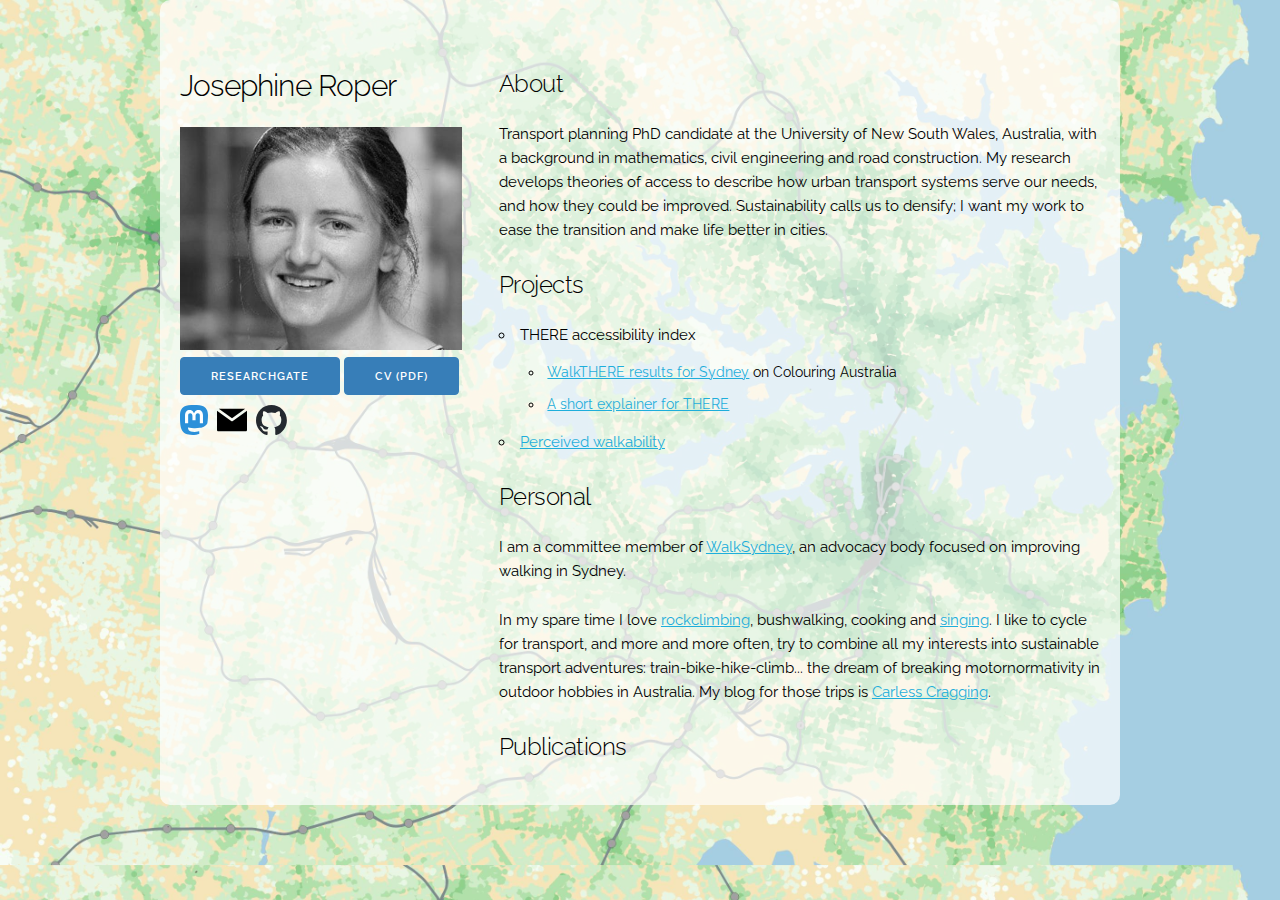
<file: index.html>
<!DOCTYPE html>
<html lang="en">

<head>

  <!-- Basic Page Needs
  –––––––––––––––––––––––––––––––––––––––––––––––––– -->
  <meta charset="utf-8">
  <title>Josephine Roper</title>
  <meta name="Personal website" content="">
  <meta name="Josephine Roper" content="">

  <!-- Mobile Specific Metas
  –––––––––––––––––––––––––––––––––––––––––––––––––– -->
  <meta name="viewport" content="width=device-width, initial-scale=1">

  <!-- FONT
  –––––––––––––––––––––––––––––––––––––––––––––––––– -->
  <link href="//fonts.googleapis.com/css?family=Raleway:400,300,600" rel="stylesheet" type="text/css">

  <!-- CSS
  –––––––––––––––––––––––––––––––––––––––––––––––––– -->
  <link rel="stylesheet" href="css/simple.css">
  <link rel="stylesheet" href="css/skeleton.css">
  <link rel="stylesheet" href="css/custom.css">
  <link rel="stylesheet" href="css/normalize.css">

  <!-- Favicon
  –––––––––––––––––––––––––––––––––––––––––––––––––– -->
  <link rel="icon" type="image/png" href="images/favicon.png">

</head>

<body class="section values">

  <!-- Primary Page Layout
    The row margin-left 0px is necessary to override the Bibbase bootstrap style that messes up the widths otherwise.
  –––––––––––––––––––––––––––––––––––––––––––––––––– -->

  <div class="container">
    <div class="row" style="margin-left: 0px">
      <div class="one-third column value" style="margin-top: 5%">
        <h4>Josephine Roper</h4>
        <img src="images/Josephinebw.jpg" style="width: 100%">
        <a class="button button-primary" href="https://www.researchgate.net/profile/Josephine-Roper">Researchgate</a>
        <a class="button button-primary" href="JosephineRoperCV.pdf">CV (PDF)</a>
        <br>
        <a href="https://transportation.social/@jroper" target="_blank"><img src="images/Mastodon_Logotype_(Simple).svg"
            style="height: 30px; vertical-align: baseline;"></a>
        <a href="mailto:j.roper@unsw.edu.au"><img src="images/email-svgrepo-com.svg"
            style="height: 30px; padding-left: 5px;"></a>
        <a href="https://github.com/JosephineRoper" target="_blank"><img src="images/github-mark.svg"
            style="height: 30px; padding-left: 5px;"></a>
      </div>
      <div class="two-thirds column" style="margin-top: 5%">
        <h5>About</h5>
        <p>
          Transport planning PhD candidate at the University of New South Wales, Australia, with a background in
          mathematics, civil engineering and road construction. My research develops theories of access to describe how
          urban transport systems serve our needs, and how they could be improved. Sustainability calls us to densify; I
          want my work to ease the transition and make life better in cities.
        </p>
        <h5>Projects</h5>
        <ul>
          <li>THERE accessibility index</li>
          <ul>
            <li><a href="https://sydney.colouringaustralia.org/view/street-context/" target="">WalkTHERE results for Sydney</a> on Colouring Australia</li>
            <li><a href="there.html" target="">A short explainer for THERE</a></li>
          </ul>
          <li><a href="perceived.html" target="">Perceived walkability</a></li>
        </ul>
        <h5>Personal</h5>
        <p>
          I am a committee member of <a href="https://walksydney.org/">WalkSydney</a>, an advocacy body focused on
          improving walking in Sydney.
        </p>
        <p>
          In my spare time I love <a href="https://www.instagram.com/roperjosephine/">rockclimbing</a>, bushwalking,
          cooking and <a href="https://www.innominata.org/">singing</a>. I like to cycle for transport, and more and
          more often, try to combine all my interests into sustainable transport adventures: train-bike-hike-climb...
          the dream of breaking motornormativity in outdoor hobbies in Australia. My blog for those trips is <a
            href="https://carlesscragging.wordpress.com/">Carless Cragging</a>. </p>
        <h5>Publications</h5>
        <script
          src="https://bibbase.org/show?bib=https://josephineroper.com/papers.bib&jsonp=1&theme=simple&css=https://josephineroper.com/css/simple.css"></script>
      </div>
    </div>
  </div>




  <!-- End Document
  –––––––––––––––––––––––––––––––––––––––––––––––––– -->
</body>

</html>
</file>
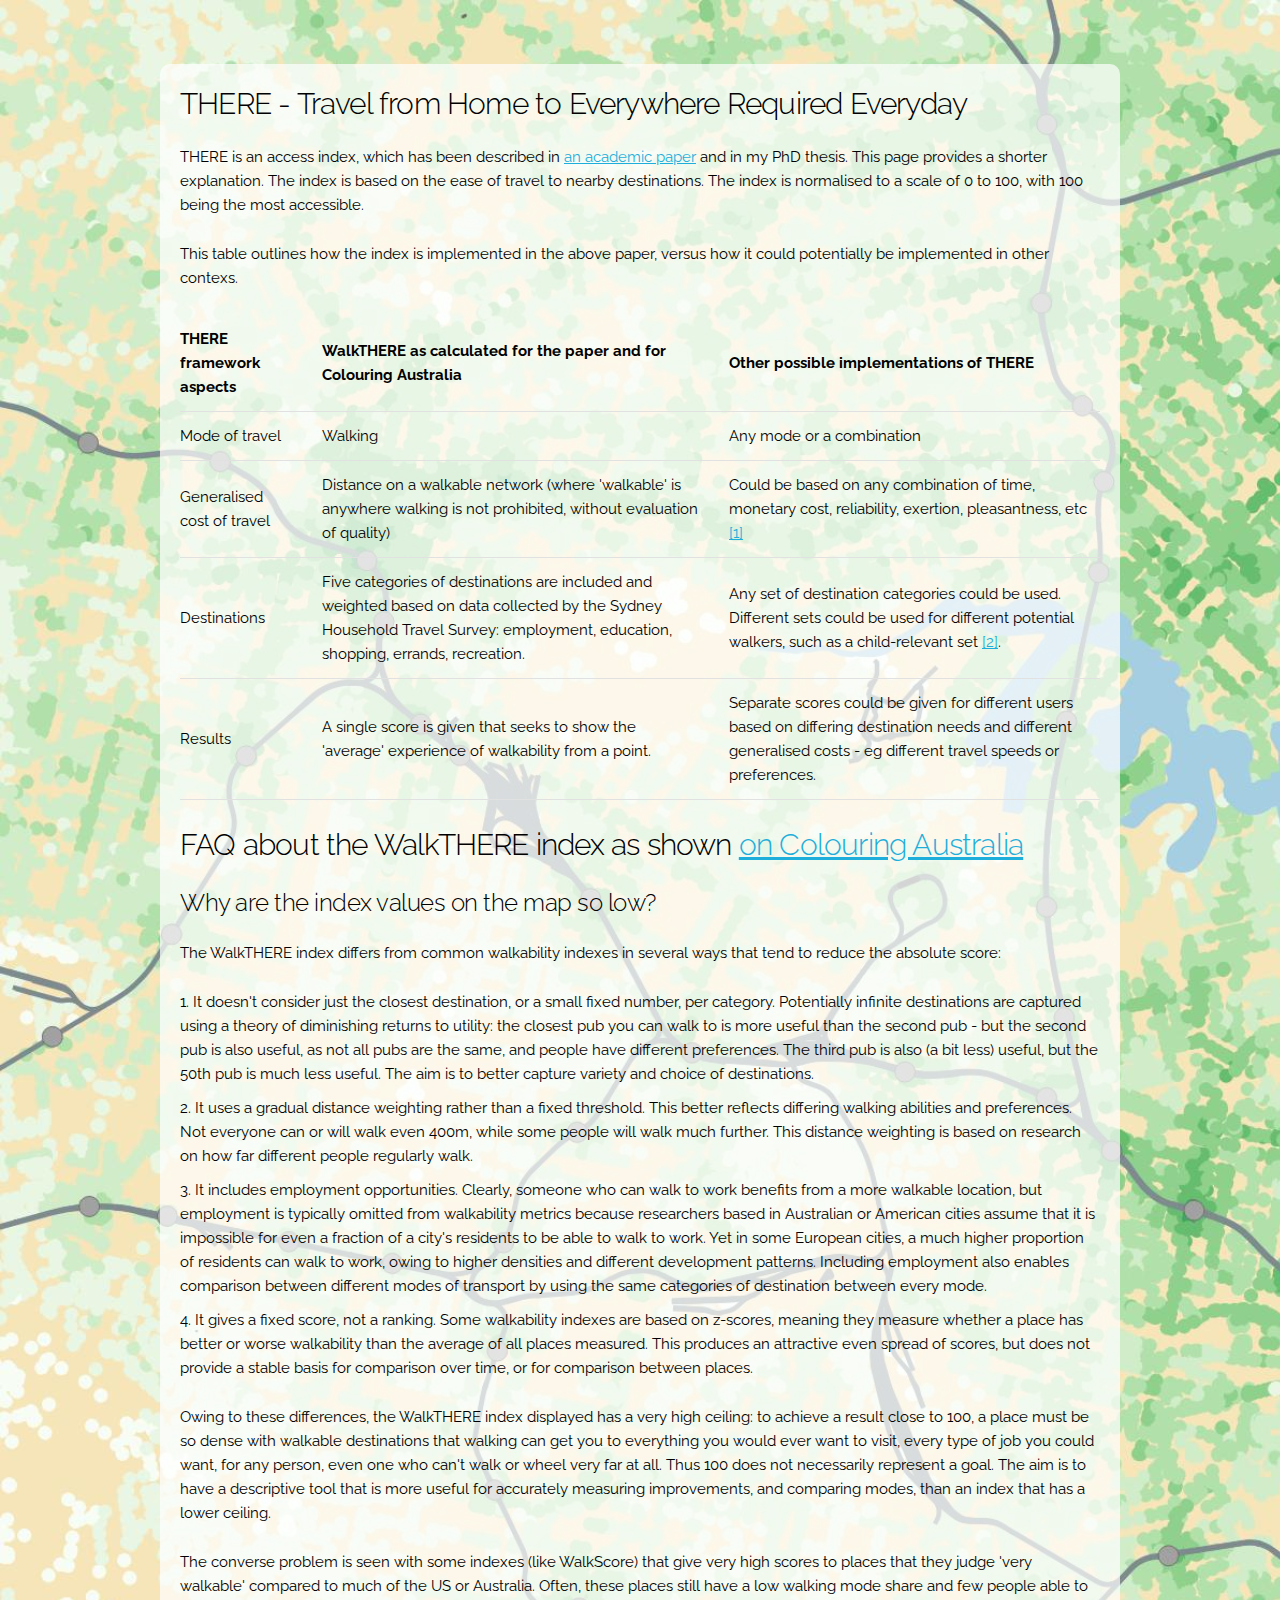
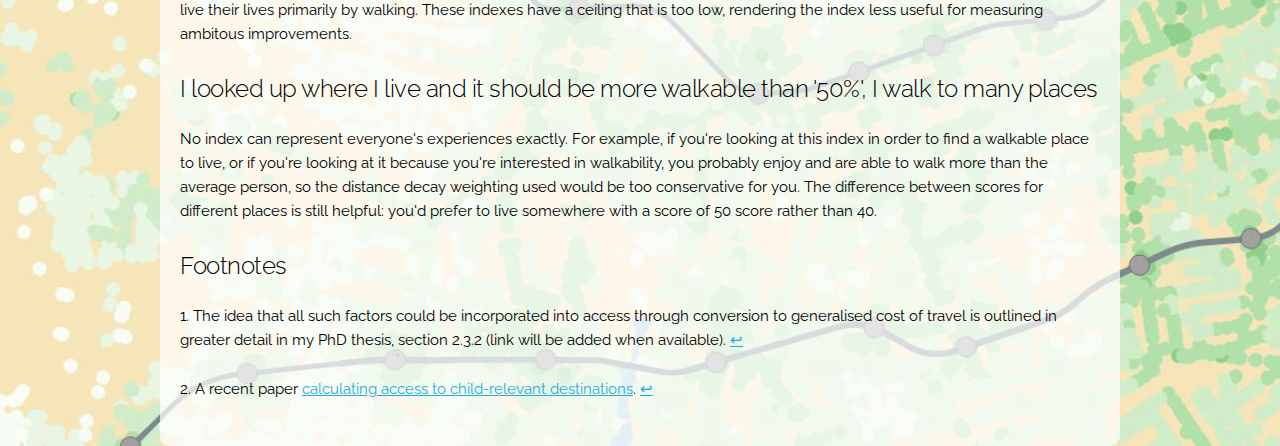
<file: there.html>
<!DOCTYPE html>
<html lang="en">

<head>
    <!-- Basic Page Needs -->
    <meta charset="utf-8">
    <title>Josephine Roper</title>
    <meta name="Personal website" content="">
    <meta name="Josephine Roper" content="">

    <!-- Mobile Specific Metas -->
    <meta name="viewport" content="width=device-width, initial-scale=1">

    <!-- FONT -->
    <link href="//fonts.googleapis.com/css?family=Raleway:400,300,600" rel="stylesheet" type="text/css">

    <!-- CSS -->
    <link rel="stylesheet" href="css/simple.css">
    <link rel="stylesheet" href="css/normalize.css">
    <link rel="stylesheet" href="css/skeleton.css">
    <link rel="stylesheet" href="css/custom.css">

</head>

<body class="section values">

    <!-- Primary Page Layout -->

    <div class="container" style="margin-top: 5%">
        <h4>THERE - Travel from Home to Everywhere Required Everyday</h4>
        <p>
            THERE is an access index, which has been described in <a href="https://doi.org/10.1016/j.tra.2024.104133" target="">an academic paper</a> and in my PhD thesis. This page provides a shorter explanation.
            
            The index is based on the ease of travel to nearby destinations. The index is normalised to a scale of 0 to 100, with 100 being the most accessible.
        </p><p>
            This table outlines how the index is implemented in the above paper, versus how it could potentially be implemented in other contexs.
            <table>
                <tr>
                    <th>THERE framework aspects</th>
                    <th>WalkTHERE as calculated for the paper and for Colouring Australia</th>
                    <th>Other possible implementations of THERE</th>
                </tr>
                <tr>
                    <td>Mode of travel</td>
                    <td>Walking</td>
                    <td>Any mode or a combination</td>
                </tr>
                <tr>
                    <td>Generalised cost of travel</td>
                    <td>Distance on a walkable network (where 'walkable' is anywhere walking is not prohibited, without evaluation of quality)</td>
                    <td>Could be based on any combination of time, monetary cost, reliability, exertion, pleasantness, etc <a id="footnote-1-ref" href="#footnote-1" title="link to footnote">[1]</a></td>
                </tr>
                <tr>
                    <td>Destinations</td>
                    <td>Five categories of destinations are included and weighted based on data collected by the Sydney Household Travel Survey: employment, education, shopping, errands, recreation.</td>
                    <td>Any set of destination categories could be used. Different sets could be used for different potential walkers, such as a child-relevant set <a id="footnote-2-ref" href="#footnote-2" title="link to footnote">[2]</a>.</td>
                </tr>
                <tr>
                    <td>Results</td>
                    <td>A single score is given that seeks to show the 'average' experience of walkability from a point.</td>
                    <td>Separate scores could be given for different users based on differing destination needs and different generalised costs - eg different travel speeds or preferences.</td>
                
            </table>
        </p>

        <h4>FAQ about the WalkTHERE index as shown <a href="https://sydney.colouringaustralia.org/view/street-context/" target="">on Colouring Australia</a></h4>    
        <h5>Why are the index values on the map so low?</h5>
        <p>
        The WalkTHERE index differs from common walkability indexes in several ways that tend to reduce the absolute score:
        <ol>
            <li>It doesn't consider just the closest destination, or a small fixed number, per category. Potentially infinite destinations are captured using a theory of diminishing returns to utility: the closest pub you can walk to is more useful than the second pub - but the second pub is also useful, as not all pubs are the same, and people have different preferences. The third pub is also (a bit less) useful, but the 50th pub is much less useful. The aim is to better capture variety and choice of destinations.</li>
            <li>It uses a gradual distance weighting rather than a fixed threshold. This better reflects differing walking abilities and preferences. Not everyone can or will walk even 400m, while some people will walk much further. This distance weighting is based on research on how far different people regularly walk.</li>
            <li>It includes employment opportunities. Clearly, someone who can walk to work benefits from a more walkable location, but employment is typically omitted from walkability metrics because researchers based in Australian or American cities assume that it is impossible for even a fraction of a city's residents to be able to walk to work. Yet in some European cities, a much higher proportion of residents can walk to work, owing to higher densities and different development patterns. Including employment also enables comparison between different modes of transport by using the same categories of destination between every mode.</li>
            <li>It gives a fixed score, not a ranking. Some walkability indexes are based on z-scores, meaning they measure whether a place has better or worse walkability than the average of all places measured. This produces an attractive even spread of scores, but does not provide a stable basis for comparison over time, or for comparison between places.</li>
        </ol>

        Owing to these differences, the WalkTHERE index displayed has a very high ceiling: to achieve a result close to 100, a place must be so dense with walkable destinations that walking can get you to everything you would ever want to visit, every type of job you could want, for any person, even one who can't walk or wheel very far at all. Thus 100 does not necessarily represent a goal. The aim is to have a descriptive tool that is more useful for accurately measuring improvements, and comparing modes, than an index that has a lower ceiling.
        </p>    
        <p>
        The converse problem is seen with some indexes (like WalkScore) that give very high scores to places that they judge 'very walkable' compared to much of the US or Australia. Often, these places still have a low walking mode share and few people able to live their lives primarily by walking. These indexes have a ceiling that is too low, rendering the index less useful for measuring ambitous improvements.

        </p>

        <h5>I looked up where I live and it should be more walkable than '50%', I walk to many places</h5>
        <p>
        No index can represent everyone's experiences exactly. For example, if you're looking at this index in order to find a walkable place to live, or if you're looking at it because you're interested in walkability, you probably enjoy and are able to walk more than the average person, so the distance decay weighting used would be too conservative for you.  The difference between scores for different places is still helpful: you'd prefer to live somewhere with a score of 50 score rather than 40.
        </p>

        <h5>Footnotes</h5>
        <p id="footnote-1">
            1. The idea that all such factors could be incorporated into access through conversion to generalised cost of travel is outlined in greater detail in my PhD thesis, section 2.3.2 (link will be added when available).
               <a href="#footnote-1-ref" title="return to text">&#8617;</a>
         </p>
            <p id="footnote-2">
                2. A recent paper <a href="https://doi.org/10.1016/j.trd.2024.104370" target="">calculating access to child-relevant destinations</a>.
                <a href="#footnote-2-ref" title="return to text">&#8617;</a>

    </div>

</body>

</html>
</file>
<file: css/simple.css>
img.bibbase_icon {
    display: none;
}

.bibbase_paper_title {
    font-weight: normal !important;
}

.bibbase_group {
    /* background-color: #D0D0E0; */
    /* font-style: italic; */
    margin-top: 10px;
    margin-bottom: 5px;
    cursor: pointer;
    font-weight: bold;
}

.bibbase_group_body {
    margin-left: 0px;
    width: 85%;
}

br.bibbase_paper_content {
    display: none;
}

.bibbase_group_count {
    display: none;
}
</file>
<file: css/skeleton.css>
/*
* Skeleton V2.0.4
* Copyright 2014, Dave Gamache
* www.getskeleton.com
* Free to use under the MIT license.
* http://www.opensource.org/licenses/mit-license.php
* 12/29/2014
*/


/* Table of contents
––––––––––––––––––––––––––––––––––––––––––––––––––
- Grid
- Base Styles
- Typography
- Links
- Buttons
- Forms
- Lists
- Code
- Tables
- Spacing
- Utilities
- Clearing
- Media Queries
*/


/* Grid
–––––––––––––––––––––––––––––––––––––––––––––––––– */
.container {
  position: relative;
  width: 100%;
  max-width: 960px;
  margin: 0 auto;
  padding: 0 20px;
  box-sizing: border-box; }
.column,
.columns {
  width: 100%;
  float: left;
  box-sizing: border-box; }

/* For devices larger than 400px */
@media (min-width: 400px) {
  .container {
    width: 85%;
    padding: 0; }
}

/* For devices larger than 550px */
@media (min-width: 550px) {
  .container {
    width: 80%; }
  .column,
  .columns {
    margin-left: 4%; }
  .column:first-child,
  .columns:first-child {
    margin-left: 0; }

  .one.column,
  .one.columns                    { width: 4.66666666667%; }
  .two.columns                    { width: 13.3333333333%; }
  .three.columns                  { width: 22%;            }
  .four.columns                   { width: 30.6666666667%; }
  .five.columns                   { width: 39.3333333333%; }
  .six.columns                    { width: 48%;            }
  .seven.columns                  { width: 56.6666666667%; }
  .eight.columns                  { width: 65.3333333333%; }
  .nine.columns                   { width: 74.0%;          }
  .ten.columns                    { width: 82.6666666667%; }
  .eleven.columns                 { width: 91.3333333333%; }
  .twelve.columns                 { width: 100%; margin-left: 0; }

  .one-third.column               { width: 30.6666666667%; }
  .two-thirds.column              { width: 65.3333333333%; }

  .one-half.column                { width: 48%; }

  /* Offsets */
  .offset-by-one.column,
  .offset-by-one.columns          { margin-left: 8.66666666667%; }
  .offset-by-two.column,
  .offset-by-two.columns          { margin-left: 17.3333333333%; }
  .offset-by-three.column,
  .offset-by-three.columns        { margin-left: 26%;            }
  .offset-by-four.column,
  .offset-by-four.columns         { margin-left: 34.6666666667%; }
  .offset-by-five.column,
  .offset-by-five.columns         { margin-left: 43.3333333333%; }
  .offset-by-six.column,
  .offset-by-six.columns          { margin-left: 52%;            }
  .offset-by-seven.column,
  .offset-by-seven.columns        { margin-left: 60.6666666667%; }
  .offset-by-eight.column,
  .offset-by-eight.columns        { margin-left: 69.3333333333%; }
  .offset-by-nine.column,
  .offset-by-nine.columns         { margin-left: 78.0%;          }
  .offset-by-ten.column,
  .offset-by-ten.columns          { margin-left: 86.6666666667%; }
  .offset-by-eleven.column,
  .offset-by-eleven.columns       { margin-left: 95.3333333333%; }

  .offset-by-one-third.column,
  .offset-by-one-third.columns    { margin-left: 34.6666666667%; }
  .offset-by-two-thirds.column,
  .offset-by-two-thirds.columns   { margin-left: 69.3333333333%; }

  .offset-by-one-half.column,
  .offset-by-one-half.columns     { margin-left: 52%; }

}


/* Base Styles
–––––––––––––––––––––––––––––––––––––––––––––––––– */
/* NOTE
html is set to 62.5% so that all the REM measurements throughout Skeleton
are based on 10px sizing. So basically 1.5rem = 15px :) */
html {
  font-size: 62.5%; }
body {
  font-size: 1.5em; /* currently ems cause chrome bug misinterpreting rems on body element */
  line-height: 1.6;
  font-weight: 400;
  font-family: "Raleway", "HelveticaNeue", "Helvetica Neue", Helvetica, Arial, sans-serif;
  color: #222; }


/* Typography
–––––––––––––––––––––––––––––––––––––––––––––––––– */
h1, h2, h3, h4, h5, h6 {
  margin-top: 0;
  margin-bottom: 2rem;
  font-weight: 300; }
h1 { font-size: 4.0rem; line-height: 1.2;  letter-spacing: -.1rem;}
h2 { font-size: 3.6rem; line-height: 1.25; letter-spacing: -.1rem; }
h3 { font-size: 3.0rem; line-height: 1.3;  letter-spacing: -.1rem; }
h4 { font-size: 2.4rem; line-height: 1.35; letter-spacing: -.08rem; }
h5 { font-size: 1.8rem; line-height: 1.5;  letter-spacing: -.05rem; }
h6 { font-size: 1.5rem; line-height: 1.6;  letter-spacing: 0; }

/* Larger than phablet */
@media (min-width: 550px) {
  h1 { font-size: 5.0rem; }
  h2 { font-size: 4.2rem; }
  h3 { font-size: 3.6rem; }
  h4 { font-size: 3.0rem; }
  h5 { font-size: 2.4rem; }
  h6 { font-size: 1.5rem; }
}

p {
  margin-top: 0; }


/* Links
–––––––––––––––––––––––––––––––––––––––––––––––––– */
a {
  color: #1EAEDB; }
a:hover {
  color: #0FA0CE; }


/* Buttons
–––––––––––––––––––––––––––––––––––––––––––––––––– */
.button,
button,
input[type="submit"],
input[type="reset"],
input[type="button"] {
  display: inline-block;
  height: 38px;
  padding: 0 30px;
  color: #555;
  text-align: center;
  font-size: 11px;
  font-weight: 600;
  line-height: 38px;
  letter-spacing: .1rem;
  text-transform: uppercase;
  text-decoration: none;
  white-space: nowrap;
  background-color: transparent;
  border-radius: 4px;
  border: 1px solid #bbb;
  cursor: pointer;
  box-sizing: border-box; }
.button:hover,
button:hover,
input[type="submit"]:hover,
input[type="reset"]:hover,
input[type="button"]:hover,
.button:focus,
button:focus,
input[type="submit"]:focus,
input[type="reset"]:focus,
input[type="button"]:focus {
  color: #333;
  border-color: #888;
  outline: 0; }
.button.button-primary,
button.button-primary,
input[type="submit"].button-primary,
input[type="reset"].button-primary,
input[type="button"].button-primary {
  color: #FFF;
  background-color: #377eb8;
  border-color: #377eb8; }
.button.button-primary:hover,
button.button-primary:hover,
input[type="submit"].button-primary:hover,
input[type="reset"].button-primary:hover,
input[type="button"].button-primary:hover,
.button.button-primary:focus,
button.button-primary:focus,
input[type="submit"].button-primary:focus,
input[type="reset"].button-primary:focus,
input[type="button"].button-primary:focus {
  color: #FFF;
  background-color: #1EAEDB;
  border-color: #1EAEDB; }


/* Forms
–––––––––––––––––––––––––––––––––––––––––––––––––– */
input[type="email"],
input[type="number"],
input[type="search"],
input[type="text"],
input[type="tel"],
input[type="url"],
input[type="password"],
textarea,
select {
  height: 38px;
  padding: 6px 10px; /* The 6px vertically centers text on FF, ignored by Webkit */
  background-color: #fff;
  border: 1px solid #D1D1D1;
  border-radius: 4px;
  box-shadow: none;
  box-sizing: border-box; }
/* Removes awkward default styles on some inputs for iOS */
input[type="email"],
input[type="number"],
input[type="search"],
input[type="text"],
input[type="tel"],
input[type="url"],
input[type="password"],
textarea {
  -webkit-appearance: none;
     -moz-appearance: none;
          appearance: none; }
textarea {
  min-height: 65px;
  padding-top: 6px;
  padding-bottom: 6px; }
input[type="email"]:focus,
input[type="number"]:focus,
input[type="search"]:focus,
input[type="text"]:focus,
input[type="tel"]:focus,
input[type="url"]:focus,
input[type="password"]:focus,
textarea:focus,
select:focus {
  border: 1px solid #33C3F0;
  outline: 0; }
label,
legend {
  display: block;
  margin-bottom: .5rem;
  font-weight: 600; }
fieldset {
  padding: 0;
  border-width: 0; }
input[type="checkbox"],
input[type="radio"] {
  display: inline; }
label > .label-body {
  display: inline-block;
  margin-left: .5rem;
  font-weight: normal; }


/* Lists
–––––––––––––––––––––––––––––––––––––––––––––––––– */
ul {
  list-style: circle inside; }
ol {
  list-style: decimal inside; }
ol, ul {
  padding-left: 0;
  margin-top: 0; }
ul ul,
ul ol,
ol ol,
ol ul {
  margin: 1.5rem 0 1.5rem 3rem;
  font-size: 90%; }
li {
  margin-bottom: 1rem; }


/* Code
–––––––––––––––––––––––––––––––––––––––––––––––––– */
code {
  padding: .2rem .5rem;
  margin: 0 .2rem;
  font-size: 90%;
  white-space: nowrap;
  background: #F1F1F1;
  border: 1px solid #E1E1E1;
  border-radius: 4px; }
pre > code {
  display: block;
  padding: 1rem 1.5rem;
  white-space: pre; }


/* Tables
–––––––––––––––––––––––––––––––––––––––––––––––––– */
th,
td {
  padding: 12px 15px;
  text-align: left;
  border-bottom: 1px solid #E1E1E1; }
th:first-child,
td:first-child {
  padding-left: 0; }
th:last-child,
td:last-child {
  padding-right: 0; }


/* Spacing
–––––––––––––––––––––––––––––––––––––––––––––––––– */
button,
.button {
  margin-bottom: 1rem; }
input,
textarea,
select,
fieldset {
  margin-bottom: 1.5rem; }
pre,
blockquote,
dl,
figure,
table,
p,
ul,
ol,
form {
  margin-bottom: 2.5rem; }


/* Utilities
–––––––––––––––––––––––––––––––––––––––––––––––––– */
.u-full-width {
  width: 100%;
  box-sizing: border-box; }
.u-max-full-width {
  max-width: 100%;
  box-sizing: border-box; }
.u-pull-right {
  float: right; }
.u-pull-left {
  float: left; }


/* Misc
–––––––––––––––––––––––––––––––––––––––––––––––––– */
hr {
  margin-top: 3rem;
  margin-bottom: 3.5rem;
  border-width: 0;
  border-top: 1px solid #E1E1E1; }


/* Clearing
–––––––––––––––––––––––––––––––––––––––––––––––––– */

/* Self Clearing Goodness */
.container:after,
.row:after,
.u-cf {
  content: "";
  display: table;
  clear: both; }


/* Media Queries
–––––––––––––––––––––––––––––––––––––––––––––––––– */
/*
Note: The best way to structure the use of media queries is to create the queries
near the relevant code. For example, if you wanted to change the styles for buttons
on small devices, paste the mobile query code up in the buttons section and style it
there.
*/


/* Larger than mobile */
@media (min-width: 400px) {}

/* Larger than phablet (also point when grid becomes active) */
@media (min-width: 550px) {}

/* Larger than tablet */
@media (min-width: 750px) {}

/* Larger than desktop */
@media (min-width: 1000px) {}

/* Larger than Desktop HD */
@media (min-width: 1200px) {}
</file>
<file: css/custom.css>
/* Landing
–––––––––––––––––––––––––––––––––––––––––––––––––– */
   .values {
    background-image: url('../images/new_background.jpeg');
    background-size: cover;
    background-color: rgba(255, 255, 255, 0); 
    background-blend-mode: lighten;
    color: #000000;
  }

  /* semi transparent floating boxes to hold the text */
    .values .container {
        background-color: rgba(255, 255, 255, 0.7);
        padding: 20px;
        border-radius: 10px;
    }

    #group_article div.bibbase_group i+span { display: none; }
          #group_inproceedings div.bibbase_group i+span { display: none; }
          #group_mastersthesis div.bibbase_group i+span { display: none; }
          #group_phdthesis div.bibbase_group i+span { display: none; }
          #group_techreport div.bibbase_group i+span { display: none; }
          #group_unpublished div.bibbase_group i+span { display: none; }
          #group_incollection div.bibbase_group i+span { display: none; }
          #group_misc div.bibbase_group i+span { display: none; }

          #group_article div.bibbase_group i:after { content: " Journal Articles" }
          #group_inproceedings div.bibbase_group i:after { content: " Conference and Workshop Publications" }
          #group_mastersthesis div.bibbase_group i:after { content: " Master's Thesis" }
          #group_phdthesis div.bibbase_group i:after { content: " PhD Thesis" }
          #group_techreport div.bibbase_group i:after { content: " Technical Report" }
          #group_unpublished div.bibbase_group i:after { content: " Unpublished" }
          #group_incollection div.bibbase_group i:after { content: " Book Chapters" }
          #group_misc div.bibbase_group i:after { content: " Preprints" }

/* Map */
    #map { height: 500px; }
</file>
